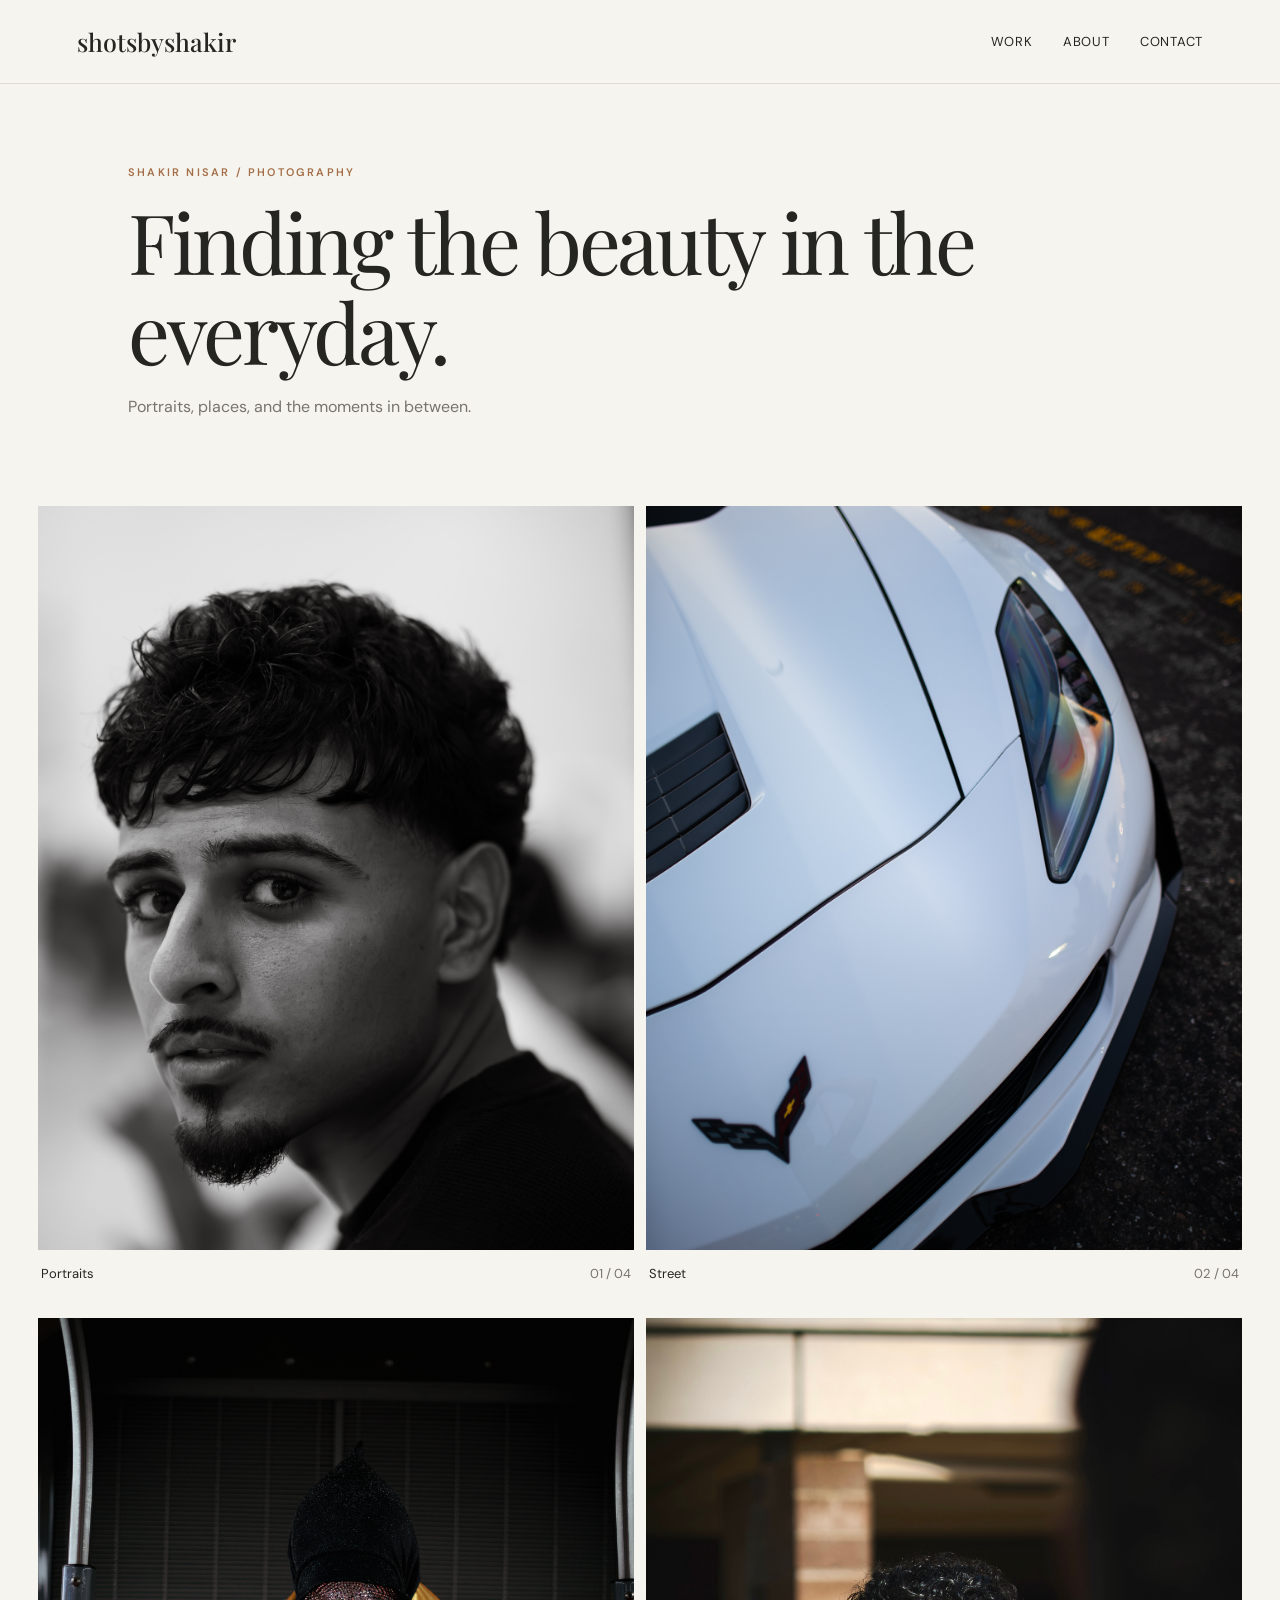
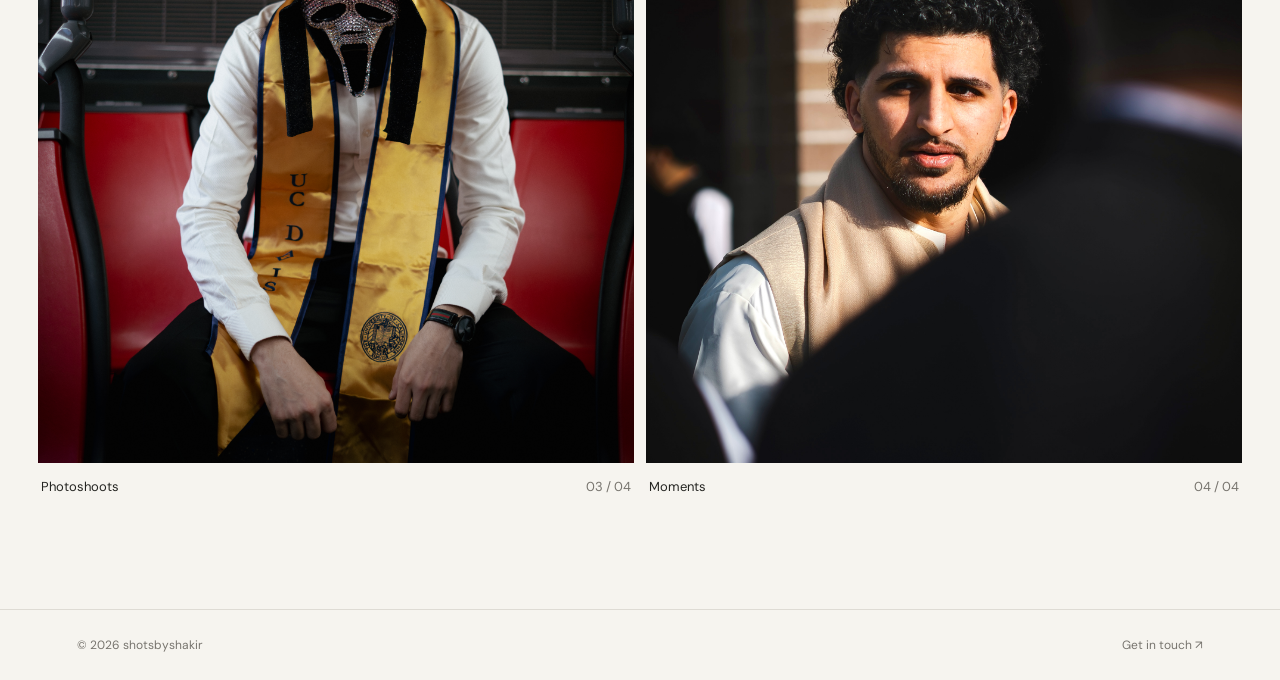
<file: index.html>
<!doctype html>
<html lang="en">
  <head>
    <meta charset="utf-8">
    <meta name="viewport" content="width=device-width, initial-scale=1">
    <meta name="description" content="Photography portfolio by Shakir Nisar.">
    <title>Work | shotsbyshakir</title>
    <link rel="stylesheet" href="style.css">
    <script src="script.js" defer></script>
  </head>
  <body>
    <header class="nav">
      <a class="logo" href="index.html">shotsbyshakir</a>
      <nav aria-label="Main navigation">
        <a href="index.html" aria-current="page">Work</a>
        <a href="about.html">About</a>
        <a href="contact.html">Contact</a>
      </nav>
    </header>
    <main>
      <section class="hero">
        <div>
          <p class="eyebrow">Shakir Nisar / Photography</p>
          <h1>Finding the beauty in the everyday.</h1>
          <p class="intro">Portraits, places, and the moments in between.</p>
        </div>
      </section>
      <section class="gallery" aria-label="Selected photographs">
        <figure class="photo-card">
          <div class="photo-frame">
            <span class="photo-placeholder">Add images/photo-1.jpg</span>
            <img src="images/photo-1.JPG" alt="Portrait photograph" loading="lazy">
          </div>
          <figcaption>
            <span>Portraits</span>
            <span>01 / 04</span>
          </figcaption>
        </figure>
        <figure class="photo-card">
          <div class="photo-frame">
            <span class="photo-placeholder">Add images/photo-2.jpg</span>
            <img src="images/photo-2.jpg" alt="Street photograph" loading="lazy">
          </div>
          <figcaption>
            <span>Street</span>
            <span>02 / 04</span>
          </figcaption>
        </figure>
        <figure class="photo-card">
          <div class="photo-frame">
            <span class="photo-placeholder">Add images/photo-3.jpg</span>
            <img src="images/photo-3.JPG" alt="Landscape photograph" loading="lazy">
          </div>
          <figcaption>
            <span>Photoshoots</span>
            <span>03 / 04</span>
          </figcaption>
        </figure>
        <figure class="photo-card">
          <div class="photo-frame">
            <span class="photo-placeholder">Add images/photo-4.jpg</span>
            <img src="images/photo-4.jpg" alt="Lifestyle photograph" loading="lazy">
          </div>
          <figcaption>
            <span>Moments</span>
            <span>04 / 04</span>
          </figcaption>
        </figure>
      </section>
    </main>
    <footer class="footer">
      <span>© 2026 shotsbyshakir</span>
      <a href="contact.html">Get in touch ↗</a>
    </footer>
  </body>
</html>
</file>
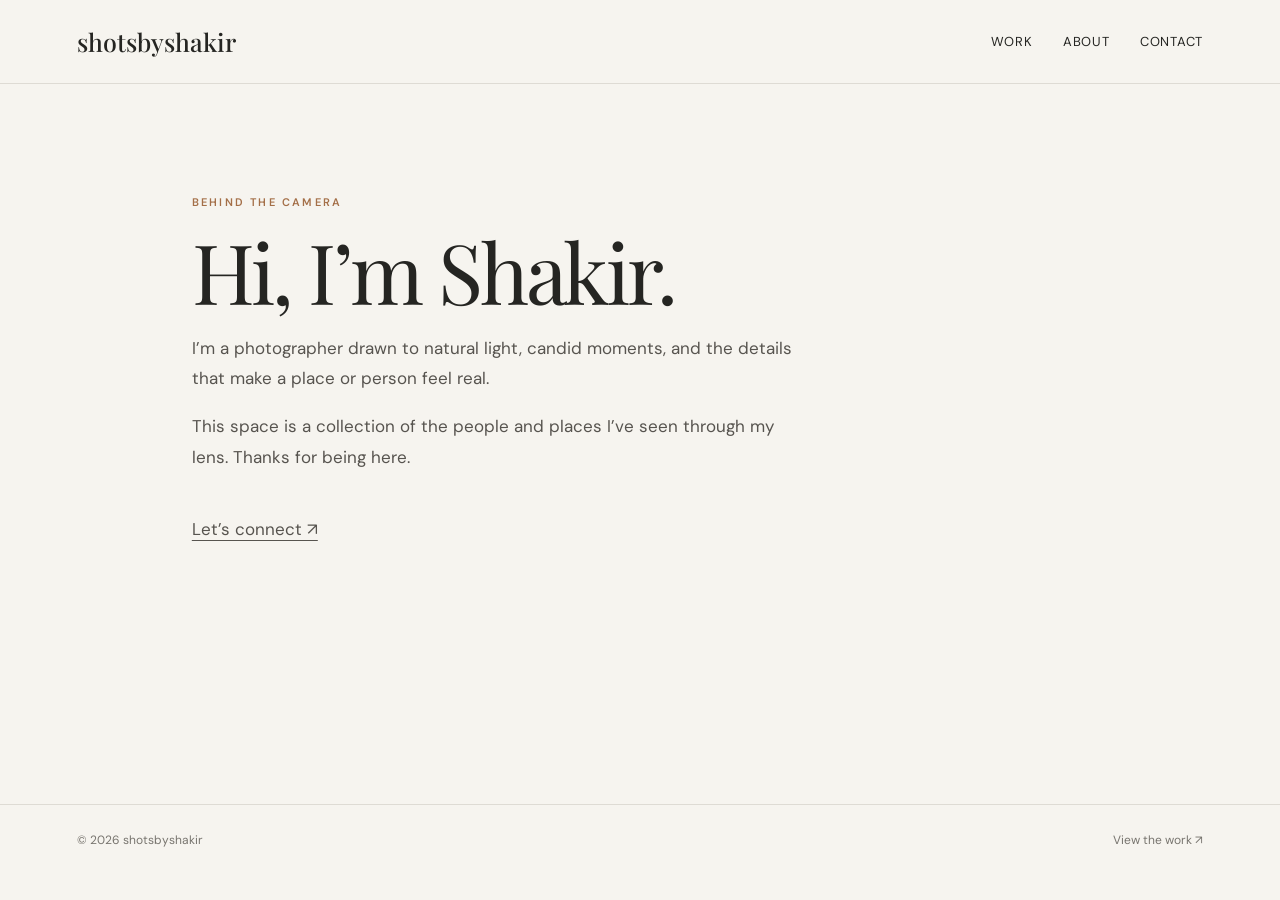
<file: about.html>
<!doctype html>
<html lang="en">
  <head>
    <meta charset="utf-8">
    <meta name="viewport" content="width=device-width, initial-scale=1">
    <meta name="description" content="About Shakir Nisar, photographer.">
    <title>About | shotsbyshakir</title>
    <link rel="stylesheet" href="style.css">
  </head>
  <body>
    <header class="nav">
      <a class="logo" href="index.html">shotsbyshakir</a>
      <nav aria-label="Main navigation">
        <a href="index.html">Work</a>
        <a href="about.html" aria-current="page">About</a>
        <a href="contact.html">Contact</a>
      </nav>
    </header>
    <main class="page">
      <p class="eyebrow">Behind the camera</p>
      <h1 class="page-title">Hi, I’m Shakir.</h1>
      <div class="page-copy">
        <p>I’m a photographer drawn to natural light, candid moments, and the details that make a place or person feel real.</p>
        <p>This space is a collection of the people and places I’ve seen through my lens. Thanks for being here.</p>
        <a class="text-link" href="contact.html">Let’s connect ↗</a>
      </div>
    </main>
    <footer class="footer">
      <span>© 2026 shotsbyshakir</span>
      <a href="index.html">View the work ↗</a>
    </footer>
  </body>
</html>
</file>
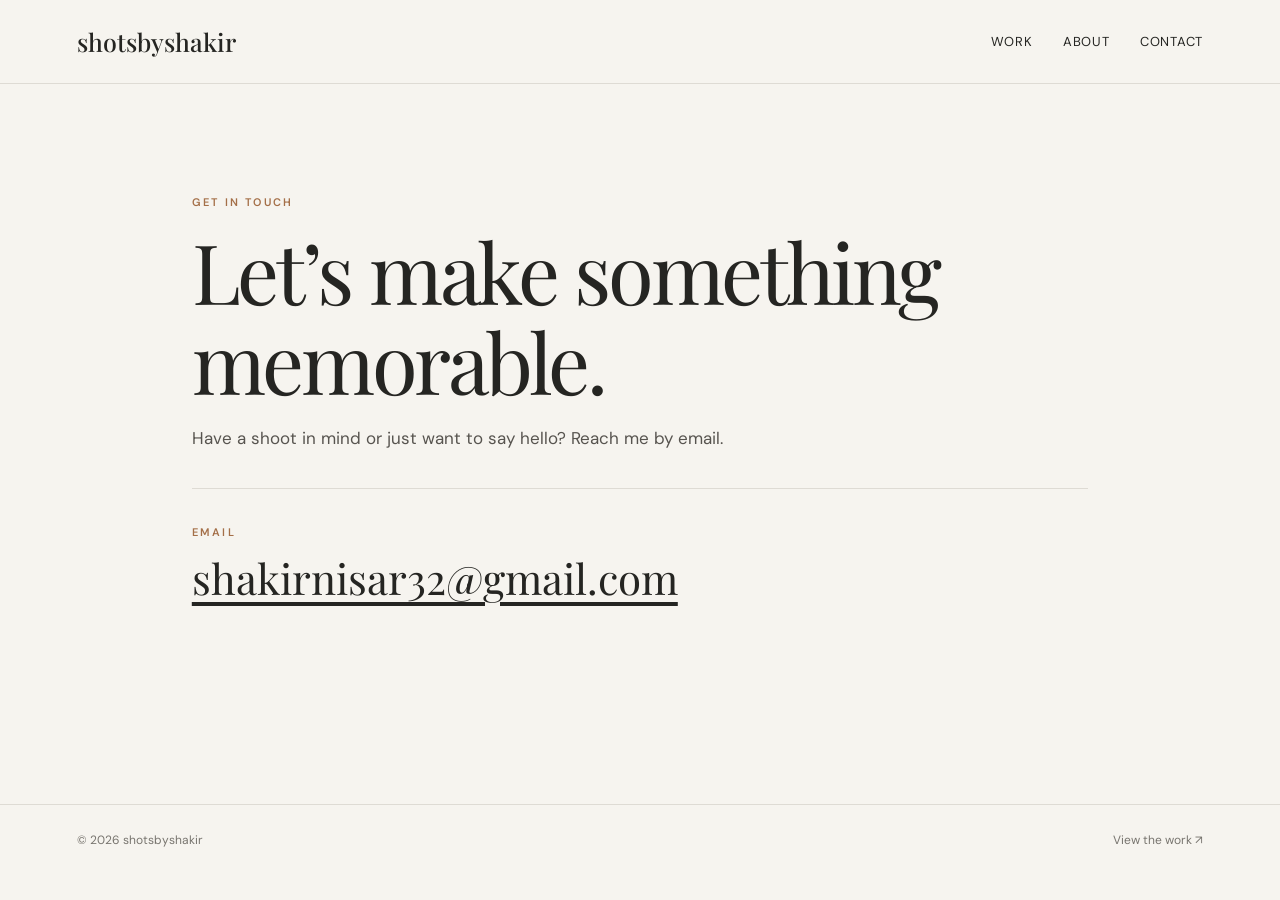
<file: contact.html>
<!doctype html>
<html lang="en">
  <head>
    <meta charset="utf-8">
    <meta name="viewport" content="width=device-width, initial-scale=1">
    <meta name="description" content="Get in touch with shotsbyshakir.">
    <title>Contact | shotsbyshakir</title>
    <link rel="stylesheet" href="style.css">
  </head>
  <body>
    <header class="nav">
      <a class="logo" href="index.html">shotsbyshakir</a>
      <nav aria-label="Main navigation">
        <a href="index.html">Work</a>
        <a href="about.html">About</a>
        <a href="contact.html" aria-current="page">Contact</a>
      </nav>
    </header>
    <main class="page">
      <p class="eyebrow">Get in touch</p>
      <h1 class="page-title">Let’s make something memorable.</h1>
      <p class="page-copy">Have a shoot in mind or just want to say hello? Reach me by email.</p>
      <div class="contact-card">
        <p class="eyebrow">Email</p>
        <a href="mailto:shakirnisar32@gmail.com">shakirnisar32@gmail.com</a>
      </div>
    </main>
    <footer class="footer">
      <span>© 2026 shotsbyshakir</span>
      <a href="index.html">View the work ↗</a>
    </footer>
  </body>
</html>
</file>
<file: style.css>
@import url('https://fonts.googleapis.com/css2?family=DM+Sans:wght@400;500;600&family=Playfair+Display:wght@400;500&display=swap');
:root {
  --ink: #252522;
  --muted: #77746e;
  --paper: #f6f4ef;
  --line: #dedbd4
}
* {
  box-sizing: border-box
}
html {
  scroll-behavior: smooth
}
body {
  margin: 0;
  background: var(--paper);
  color: var(--ink);
  font-family: 'DM Sans',Arial,sans-serif
}
a {
  color: inherit
}
img {
  display: block;
  max-width: 100%
}
.nav {
  height: 84px;
  display: flex;
  align-items: center;
  justify-content: space-between;
  padding: 0 max(24px,6vw);
  border-bottom: 1px solid var(--line);
  background: var(--paper)
}
.logo {
  font: 500 25px 'Playfair Display',Georgia,serif;
  text-decoration: none
}
.nav nav {
  display: flex;
  gap: 30px
}
.nav nav a {
  text-decoration: none;
  font-size: 13px;
  letter-spacing: .06em;
  text-transform: uppercase
}
.nav a:hover,.text-link:hover {
  color: #a46f48
}
.hero {
  min-height: 390px;
  display: flex;
  align-items: center;
  padding: 70px max(24px,10vw)
}
.eyebrow {
  text-transform: uppercase;
  letter-spacing: .2em;
  font-size: 11px;
  color: #a46f48;
  font-weight: 600
}
.hero h1,.page-title {
  font: 400 clamp(44px,6.5vw,88px)/1.08 'Playfair Display',Georgia,serif;
  letter-spacing: -.04em;
  max-width: 850px;
  margin: 17px 0
}
.intro {
  color: var(--muted);
  font-size: 16px;
  line-height: 1.7
}
.gallery {
  display: grid;
  grid-template-columns: repeat(2,minmax(0,1fr));
  gap: 12px;
  padding: 0 max(16px,3vw) 90px
}
.photo-card {
  margin: 0
}
.photo-frame {
  position: relative;
  aspect-ratio: 4/5;
  overflow: hidden;
  background: linear-gradient(145deg,#d7c9b4,#a3998a);
  display: grid;
  place-items: center
}
.photo-card:nth-child(2) .photo-frame {
  background: linear-gradient(145deg,#a9b1a4,#4d5953)
}
.photo-card:nth-child(3) .photo-frame {
  background: linear-gradient(145deg,#c1b0a4,#6b6562)
}
.photo-card:nth-child(4) .photo-frame {
  background: linear-gradient(145deg,#c4c4bc,#818883)
}
.photo-frame img {
  width: 100%;
  height: 100%;
  object-fit: cover;
  position: absolute;
  inset: 0
}
.photo-frame img:not([src]),.photo-frame img.is-missing {
  display: none
}
.photo-placeholder {
  text-align: center;
  color: #fff9;
  letter-spacing: .18em;
  text-transform: uppercase;
  font-size: 12px;
  padding: 20px
}
.photo-frame:has(img:not(.is-missing)) .photo-placeholder {
  display: none
}
figcaption {
  padding: 15px 3px 24px;
  display: flex;
  justify-content: space-between;
  gap: 12px;
  font-size: 13px
}
figcaption span:last-child {
  color: var(--muted)
}
.page {
  max-width: 1050px;
  min-height: calc(100vh - 180px);
  padding: 100px max(24px,6vw);
  margin: auto
}
.page-copy {
  max-width: 620px;
  line-height: 1.8;
  color: #57544f;
  font-size: 17px
}
.text-link {
  display: inline-block;
  margin-top: 25px;
  text-underline-offset: 5px
}
.contact-card {
  margin-top: 35px;
  border-top: 1px solid var(--line);
  padding-top: 25px
}
.contact-card a {
  font: 400 clamp(22px,4vw,42px) 'Playfair Display',Georgia,serif;
  text-underline-offset: 7px;
  overflow-wrap: anywhere
}
.footer {
  border-top: 1px solid var(--line);
  padding: 27px max(24px,6vw);
  display: flex;
  justify-content: space-between;
  gap: 20px;
  color: var(--muted);
  font-size: 12px
}
.footer a {
  text-decoration: none
}
@media(max-width:650px) {
  .nav {
    height: 70px
  }
  .logo {
    font-size: 20px
  }
  .nav nav {
    gap: 15px
  }
  .nav nav a {
    font-size: 11px
  }
  .hero {
    min-height: 350px
  }
  .gallery {
    grid-template-columns: 1fr
  }
  .page {
    padding-top: 70px
  }
  .footer {
    flex-direction: column
  }
}
</file>
